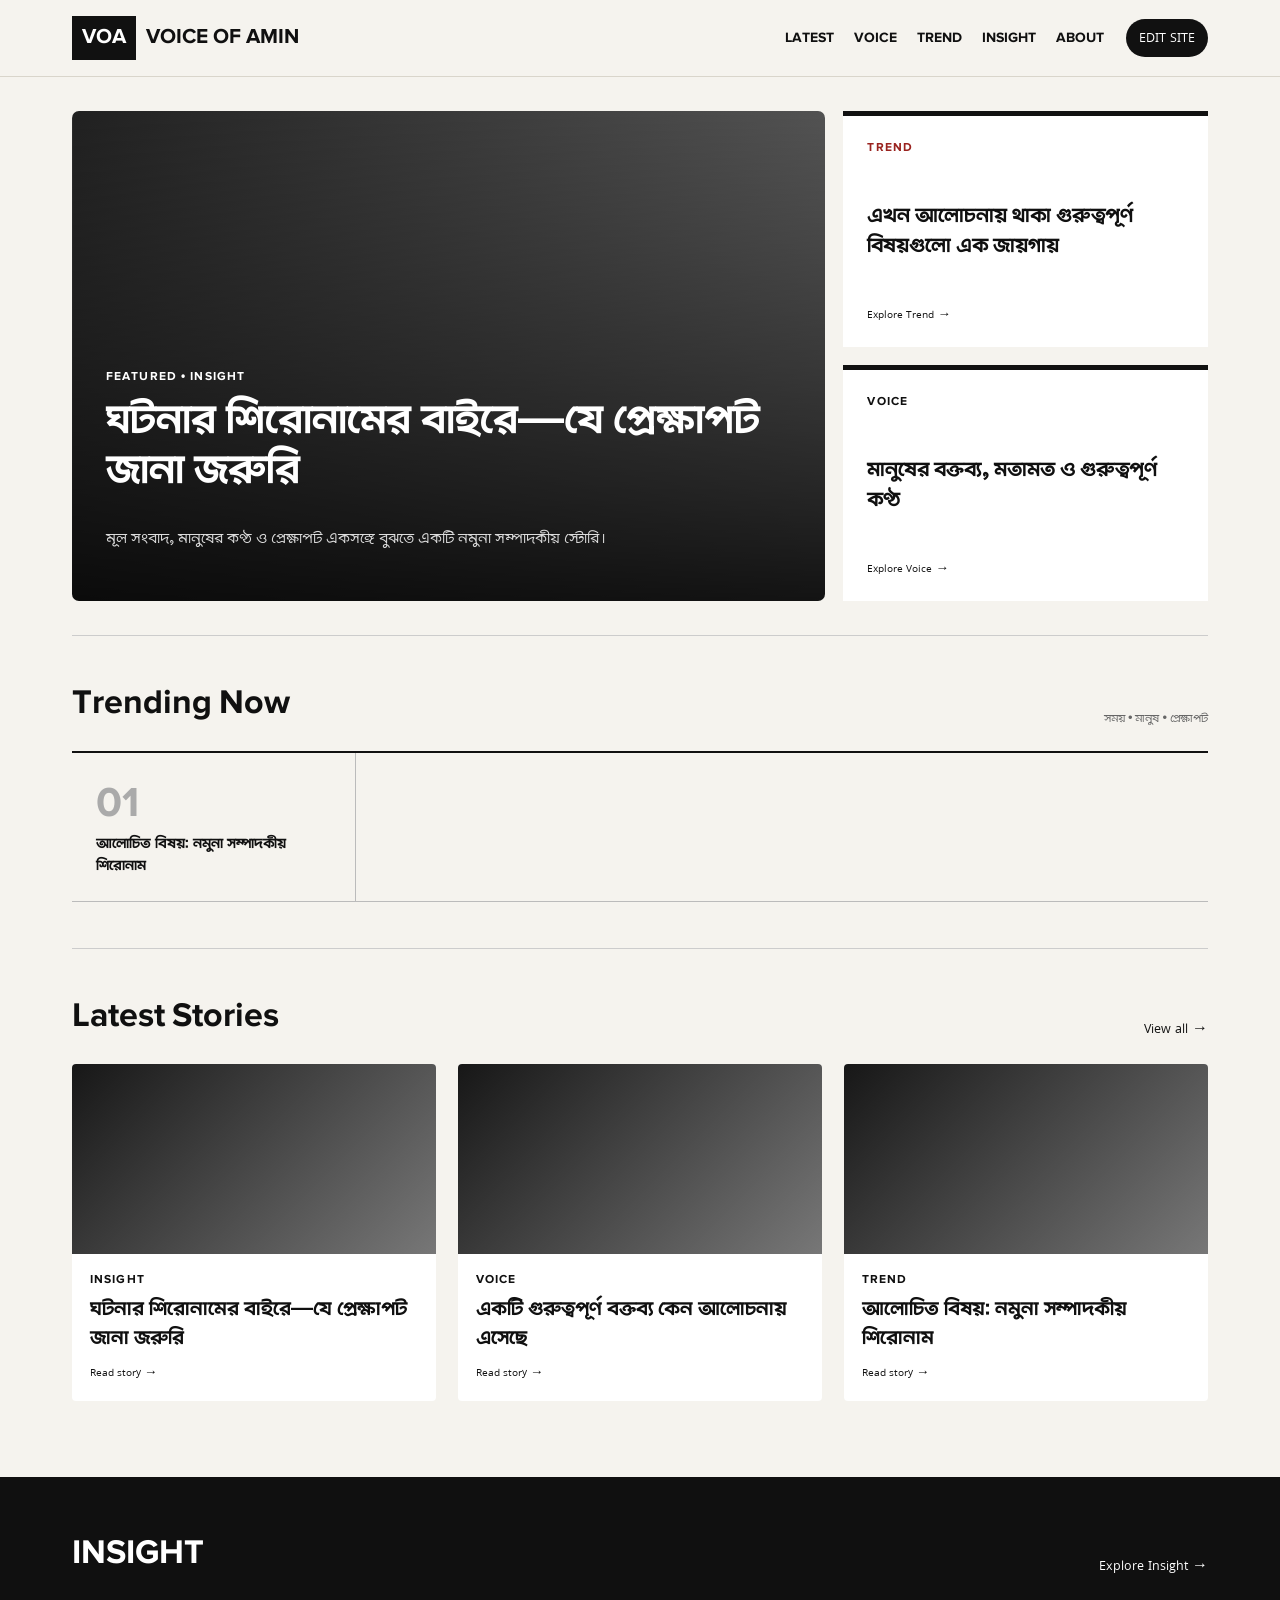
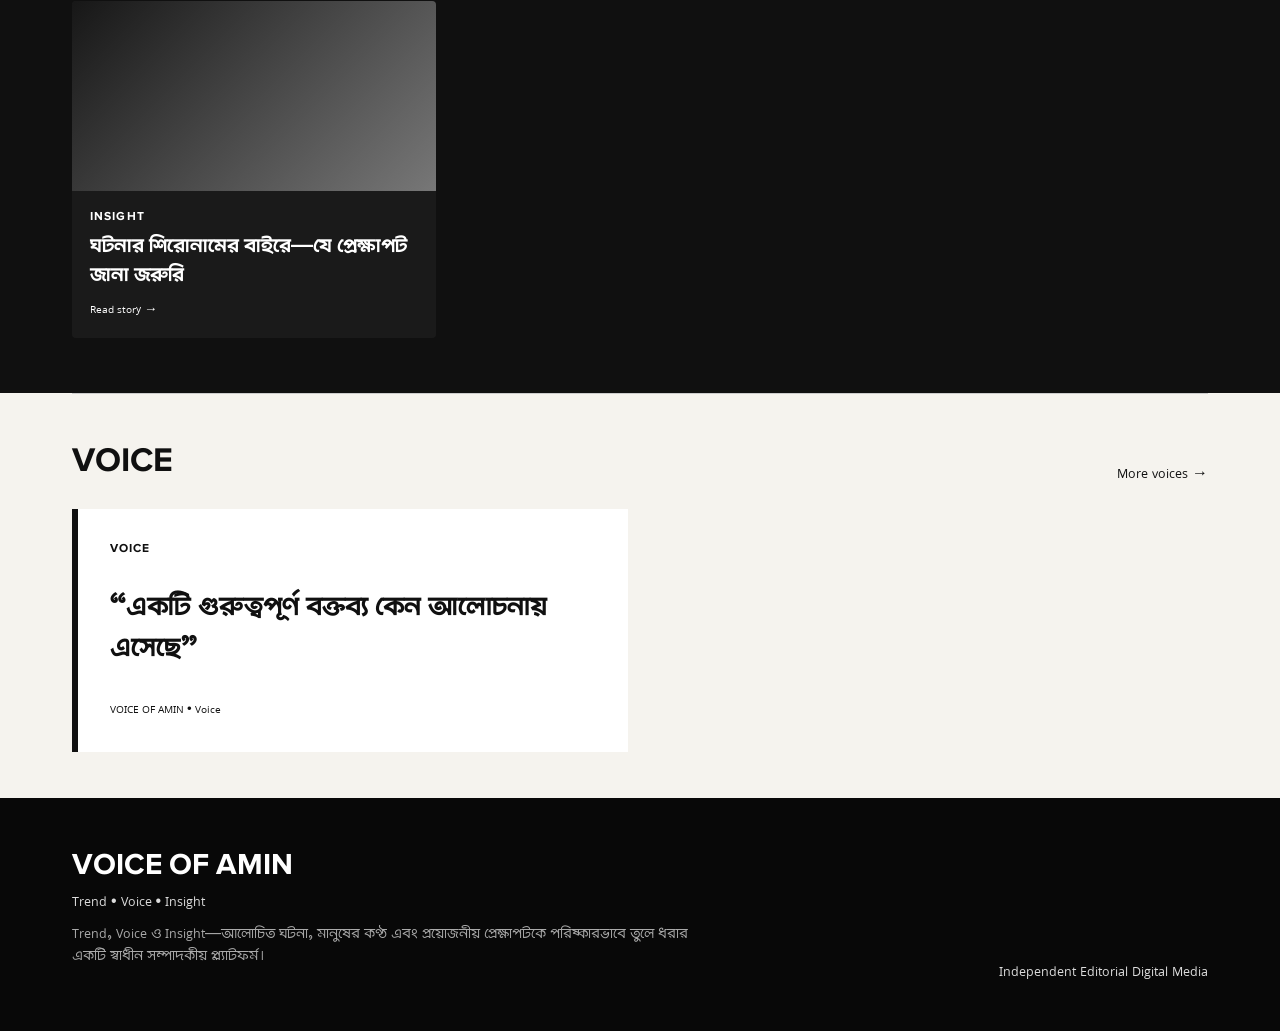
<file: voa_site_final_v2.html>
<!doctype html>
<html lang="bn"><head><meta charset="utf-8"><meta name="viewport" content="width=device-width,initial-scale=1"><title>VOICE OF AMIN — Trend • Voice • Insight</title>
<style>
@font-face{font-family:'UNBangla';src:url([data-uri]) format('truetype');font-weight:400;font-style:normal;font-display:swap}
@font-face{font-family:'UNBangla';src:url([data-uri]) format('truetype');font-weight:700;font-style:normal;font-display:swap}
:root{--accent:#9a231f;--paper:#f5f3ee;--ink:#101010}*{box-sizing:border-box}body{margin:0;font-family:'UNBangla',sans-serif;background:var(--paper);color:var(--ink)}a{text-decoration:none;color:inherit}h1,h2,h3,.brand,.tag,.num,.card h3,.quote h3{font-family:'UNBangla',sans-serif;font-weight:700}.wrap{max-width:1180px;margin:auto;padding:0 22px}header{position:sticky;top:0;z-index:20;background:rgba(245,243,238,.96);backdrop-filter:blur(12px);border-bottom:1px solid #d9d5cb}.nav{min-height:76px;display:flex;align-items:center;gap:22px}.brand{display:flex;align-items:center;gap:10px;font-weight:700;font-size:21px}.brand img{width:46px;height:46px;object-fit:contain;display:none}.brandMark{background:#111;color:#fff;padding:8px 10px}.links{display:flex;gap:20px;margin-left:auto;font-size:14px;font-weight:600}.adminBtn{border:0;padding:8px 13px;border-radius:999px;cursor:pointer;background:#111;color:#fff;font:inherit}.tag{font-size:12px;font-weight:700;letter-spacing:1.1px;text-transform:uppercase}.accent{color:var(--accent)}.hero{display:grid;grid-template-columns:1.55fr .75fr;gap:18px;padding:34px 0}.lead{min-height:490px;background:linear-gradient(0deg,rgba(0,0,0,.84),rgba(0,0,0,.04)),var(--hero,linear-gradient(135deg,#222,#777));background-position:center;background-size:cover;border-radius:7px;color:#fff;padding:34px;display:flex;flex-direction:column;justify-content:flex-end}.lead h1{font-size:46px;line-height:1.1;margin:12px 0;max-width:800px}.lead p{max-width:680px;color:#ddd;font-size:17px}.side{display:grid;gap:18px}.mini{background:#fff;padding:24px;border-top:5px solid #111;display:flex;flex-direction:column;justify-content:space-between}.mini h3{font-size:23px;margin:20px 0}.section{padding:46px 0;border-top:1px solid #ccc}.title{display:flex;justify-content:space-between;align-items:end;margin-bottom:24px}.title h2{font-size:34px;margin:0}.title span{font-size:13px;color:#666}.grid{display:grid;grid-template-columns:repeat(3,1fr);gap:22px}.card{background:#fff;overflow:hidden;border-radius:4px}.ph{height:190px;background:linear-gradient(135deg,#171717,#777) center/cover}.card .txt{padding:18px}.card h3{font-size:22px;line-height:1.3;margin:8px 0}.trend{display:grid;grid-template-columns:repeat(4,1fr);border-top:2px solid #111;border-bottom:1px solid #bbb}.trend a{padding:24px;border-right:1px solid #bbb}.num{font-size:42px;font-weight:700;color:#aaa}.dark{background:#101010;color:#fff;margin-top:30px;padding:55px 0}.dark .card{background:#1a1a1a}.voice{display:grid;grid-template-columns:1fr 1fr;gap:24px}.quote{background:#fff;padding:32px;border-left:6px solid #111}.quote h3{font-size:30px;line-height:1.35}.article{max-width:820px;margin:50px auto}.article h1{font-size:48px;line-height:1.15}.article .meta{color:#666;border-bottom:1px solid #ccc;padding-bottom:20px}.article img{width:100%;max-height:520px;object-fit:cover;margin:26px 0}.article p{font-size:19px;line-height:1.85}.sourceBtn{display:inline-block;background:#111;color:#fff;padding:10px 15px;border-radius:6px;margin:10px 0 20px}.back{display:inline-block;margin-top:24px;font-weight:600}.hide{display:none}footer{background:#080808;color:#ddd;padding:48px 0}.foot{display:flex;justify-content:space-between;gap:30px;align-items:end}.foot h2{color:#fff;font-size:30px;margin:0 0 5px}.aboutText{max-width:620px;color:#aaa;margin-top:10px}.socials{display:flex;gap:10px;flex-wrap:wrap;margin-top:16px}.socialLink{display:inline-flex;align-items:center;gap:8px;border:1px solid #333;padding:9px 12px;border-radius:999px;color:#fff;font-size:14px}.socialLink svg{width:18px;height:18px;fill:currentColor}.aboutHero{padding:64px 0 28px}.aboutHero h1{font-size:48px;margin:0 0 14px}.aboutGrid{display:grid;grid-template-columns:1.2fr .8fr;gap:28px;padding-bottom:64px}.aboutCard{background:#fff;padding:28px;border-top:5px solid #111}.aboutCard h3{margin-top:0;font-size:26px}.founder{font-size:22px;font-weight:700;margin-top:10px}.contactBox{background:#111;color:#fff;padding:28px}.contactBox p{color:#bbb}
#admin{position:fixed;inset:0;z-index:50;background:rgba(0,0,0,.72);display:none;overflow:auto;padding:24px}.panel{max-width:980px;margin:auto;background:#fff;border-radius:12px;padding:26px}.panelTop{display:flex;justify-content:space-between;align-items:center}.panel h2{margin:0}.close{border:0;background:#eee;border-radius:50%;width:38px;height:38px;font-size:22px;cursor:pointer}.tabs{display:flex;gap:8px;flex-wrap:wrap;margin:20px 0}.tabs button{font:inherit;border:1px solid #ccc;background:#fff;padding:9px 13px;border-radius:7px;cursor:pointer}.tabs button.active{background:#111;color:#fff}.editorTab{display:none}.editorTab.active{display:block}.formgrid{display:grid;grid-template-columns:1fr 1fr;gap:14px}.field{display:flex;flex-direction:column;gap:6px}.field.full{grid-column:1/-1}.field input,.field select,.field textarea{font:inherit;padding:11px;border:1px solid #ccc;border-radius:7px}.field textarea{min-height:145px;resize:vertical}.previewBox{border:1px dashed #bbb;border-radius:8px;padding:12px;min-height:70px}.previewBox img{max-height:100px;max-width:240px;object-fit:contain}.actions{display:flex;gap:10px;flex-wrap:wrap;margin-top:18px}.actions button,.fileBtn{font:inherit;font-weight:600;border:0;padding:11px 16px;border-radius:7px;cursor:pointer}.primary{background:#111;color:#fff}.muted{background:#eee}.danger{background:#8b1d1d;color:#fff}.storylist{margin-top:26px;border-top:1px solid #ddd}.storyrow{display:flex;gap:12px;justify-content:space-between;align-items:center;padding:14px 0;border-bottom:1px solid #eee}.storyrow b{display:block}.storyrow small{color:#666}.storyrow button{font:inherit;border:1px solid #ccc;background:#fff;padding:7px 10px;border-radius:6px;cursor:pointer}.note{background:#f3f0e9;padding:12px;border-radius:7px;font-size:14px;margin-bottom:16px}.help{background:#111;color:#fff;padding:18px;border-radius:9px;line-height:1.7}.help b{color:#ffd8a8}
@media(max-width:760px){.links{gap:8px;font-size:11px;flex-wrap:wrap;justify-content:flex-end}.nav{gap:8px}.brand{font-size:14px}.brandText{display:none}.adminBtn{font-size:11px}.hero{grid-template-columns:1fr}.lead{min-height:420px;padding:22px}.lead h1,.article h1{font-size:34px}.grid,.trend,.voice,.formgrid{grid-template-columns:1fr}.field.full{grid-column:auto}.trend a{border-right:0;border-bottom:1px solid #bbb}.title h2{font-size:28px}.foot{display:block}.aboutGrid{grid-template-columns:1fr}.aboutHero h1{font-size:36px}}
</style></head><body>
<header><div class="wrap nav"><a href="#home" class="brand" onclick="show('home')"><img id="siteLogo" alt="VOA logo"><span id="brandMark" class="brandMark">VOA</span><span id="brandName" class="brandText">VOICE OF AMIN</span></a><nav class="links"><a href="#latest" onclick="show('latest')">LATEST</a><a href="#voice" onclick="show('voice')">VOICE</a><a href="#trend" onclick="show('trend')">TREND</a><a href="#insight" onclick="show('insight')">INSIGHT</a><a href="#about" onclick="show('about')">ABOUT</a></nav><button class="adminBtn" onclick="openAdmin()">EDIT SITE</button></div></header>
<main id="home" class="page"><div class="wrap"><section class="hero"><a href="#" id="heroLink" class="lead"><div class="tag" id="heroTag"></div><h1 id="heroTitle"></h1><p id="heroSummary"></p></a><div class="side"><a class="mini" href="#trend" onclick="show('trend')"><div class="tag accent">Trend</div><h3 id="trendIntro">এখন আলোচনায় থাকা গুরুত্বপূর্ণ বিষয়গুলো এক জায়গায়</h3><small>Explore Trend →</small></a><a class="mini" href="#voice" onclick="show('voice')"><div class="tag">Voice</div><h3 id="voiceIntro">মানুষের বক্তব্য, মতামত ও গুরুত্বপূর্ণ কণ্ঠ</h3><small>Explore Voice →</small></a></div></section><section class="section"><div class="title"><h2>Trending Now</h2><span>সময় • মানুষ • প্রেক্ষাপট</span></div><div class="trend" id="trending"></div></section><section class="section"><div class="title"><h2>Latest Stories</h2><a href="#latest" onclick="show('latest')">View all →</a></div><div class="grid" id="homeLatest"></div></section></div><section class="dark"><div class="wrap"><div class="title"><h2>INSIGHT</h2><a href="#insight" onclick="show('insight')">Explore Insight →</a></div><div class="grid" id="homeInsight"></div></div></section><div class="wrap"><section class="section"><div class="title"><h2>VOICE</h2><a href="#voice" onclick="show('voice')">More voices →</a></div><div class="voice" id="homeVoice"></div></section></div></main>
<div id="about" class="page hide"><div class="wrap"><section class="aboutHero"><div class="tag accent">ABOUT</div><h1 id="aboutTitle">VOICE OF AMIN</h1><p id="aboutLead" style="max-width:760px;font-size:20px;line-height:1.7"></p></section><section class="aboutGrid"><div class="aboutCard"><div class="tag">Founder & Creator</div><div class="founder" id="founderName"></div><p id="aboutFull" style="font-size:18px;line-height:1.8"></p></div><div class="contactBox"><div class="tag">CONNECT</div><h3 style="font-size:28px">যোগাযোগ ও সামাজিক মাধ্যম</h3><p>নিচের লিংকগুলো Site Editor থেকে যেকোনো সময় পরিবর্তন করতে পারবে।</p><div class="socials" id="aboutSocials"></div></div></section></div></div><div id="trend" class="page hide"><div class="wrap section"><div class="title"><h2>TREND</h2><span>সময়কে বুঝতে আলোচিত বিষয়</span></div><div class="grid" id="trendgrid"></div></div></div><div id="voice" class="page hide"><div class="wrap section"><div class="title"><h2>VOICE</h2><span>মানুষের কথা ও গুরুত্বপূর্ণ কণ্ঠ</span></div><div class="grid" id="voicegrid"></div></div></div><div id="insight" class="page hide"><section class="dark" style="margin-top:0;min-height:70vh"><div class="wrap"><div class="title"><h2>INSIGHT</h2><span>Context • Explainer • Meaning</span></div><div class="grid" id="insightgrid"></div></div></section></div><div id="latest" class="page hide"><div class="wrap section"><div class="title"><h2>LATEST</h2><span>সর্বশেষ প্রকাশিত গল্প</span></div><div class="grid" id="latestgrid"></div></div></div><div id="article" class="page hide"><article class="article wrap" id="articleBody"></article></div>
<footer><div class="wrap foot"><div><h2 id="footerName">VOICE OF AMIN</h2><div id="footerTagline">Trend • Voice • Insight</div><div class="aboutText" id="footerAbout"></div><div class="socials" id="footerSocials"></div></div><div id="footerLabel">Independent Editorial Digital Media</div></div></footer>
<div id="admin"><div class="panel"><div class="panelTop"><div><h2>VOA Site Editor</h2><small>কোডিং ছাড়াই সাইট পরিচালনা করো</small></div><button class="close" onclick="closeAdmin()">×</button></div><div class="tabs"><button class="active" onclick="tab('story',this)">News / Article</button><button onclick="tab('brand',this)">Logo & Brand</button><button onclick="tab('help',this)">কীভাবে ব্যবহার করবে</button></div>
<div id="tab-story" class="editorTab active"><div class="note">নিউজ যোগ/এডিট, ছবি, Facebook/source link, category ও Featured—সব এখান থেকে বদলাতে পারবে।</div><input type="hidden" id="editId"><input type="hidden" id="imageData"><div class="formgrid"><label class="field"><span>শিরোনাম</span><input id="fTitle" placeholder="নিউজের শিরোনাম"></label><label class="field"><span>Category</span><select id="fCat"><option>Voice</option><option>Trend</option><option>Insight</option></select></label><label class="field full"><span>ছোট Summary</span><textarea id="fSummary" style="min-height:80px" placeholder="কার্ড/হোমপেজে দেখাবে"></textarea></label><label class="field full"><span>পূর্ণ Article</span><textarea id="fBody" placeholder="পুরো সংবাদ বা লেখা"></textarea></label><label class="field"><span>লেখক / Source line</span><input id="fMeta" placeholder="VOICE OF AMIN"></label><label class="field"><span>তারিখ/সময়</span><input id="fDate" placeholder="২৩ অক্টোবর ২০২৬"></label><label class="field full"><span>Facebook / Original Source Link (ঐচ্ছিক)</span><input id="fSource" placeholder="https://www.facebook.com/..."></label><label class="field"><span>Featured?</span><select id="fFeatured"><option value="false">না</option><option value="true">হ্যাঁ</option></select></label><label class="field"><span>News Image</span><input type="file" id="fImageFile" accept="image/*" onchange="pickStoryImage(event)"></label><div class="field full"><span>বর্তমান ছবির preview</span><div class="previewBox" id="imagePreview">কোনো ছবি নেই</div></div></div><div class="actions"><button class="primary" onclick="saveStory()">Save / Publish</button><button class="muted" onclick="clearForm()">New / Clear</button></div><div class="storylist" id="storyList"></div></div>
<div id="tab-brand" class="editorTab"><div class="note">নিজের PNG/JPG logo নির্বাচন করলে উপরের VOA placeholder বদলে তোমার logo দেখাবে।</div><input type="hidden" id="logoData"><div class="formgrid"><label class="field"><span>Brand Name</span><input id="sName"></label><label class="field"><span>Tagline</span><input id="sTagline"></label><label class="field full"><span>About / Footer description</span><textarea id="sAbout" style="min-height:90px"></textarea></label><label class="field"><span>Founder / Creator name</span><input id="sFounder" placeholder="Md. Aminul Islam"></label><label class="field"><span>Facebook Page Link</span><input id="sFacebook" placeholder="https://www.facebook.com/..."></label><label class="field"><span>WhatsApp Number</span><input id="sWhatsapp" placeholder="8801XXXXXXXXX"></label><label class="field"><span>About page heading</span><input id="sAboutTitle" placeholder="VOICE OF AMIN"></label><label class="field full"><span>About page full description</span><textarea id="sAboutFull" style="min-height:110px"></textarea></label><label class="field"><span>Footer label</span><input id="sFooterLabel"></label><label class="field"><span>Accent color</span><input id="sAccent" type="color"></label><label class="field"><span>Trend intro</span><input id="sTrendIntro"></label><label class="field"><span>Voice intro</span><input id="sVoiceIntro"></label><label class="field full"><span>নিজের Logo upload</span><input type="file" accept="image/png,image/jpeg,image/webp" onchange="pickLogo(event)"><div class="previewBox" id="logoPreview">বর্তমান logo preview</div></label></div><div class="actions"><button class="primary" onclick="saveSettings()">Save Brand Settings</button><button class="muted" onclick="removeLogo()">Remove Uploaded Logo</button><button class="muted" onclick="exportAll()">Backup Everything</button><label class="fileBtn muted">Restore Backup<input type="file" accept="application/json" onchange="importAll(event)" hidden></label><button class="danger" onclick="resetAll()">Reset Demo</button></div></div>
<div id="tab-help" class="editorTab"><div class="help"><b>নতুন Facebook পোস্ট website-এ দিতে:</b><br>১) News / Article tab → New / Clear।<br>২) Category-তে Voice/Trend/Insight বেছে নাও। Latest আলাদা category নয়—সব নতুন story স্বয়ংক্রিয়ভাবে Latest-এ দেখাবে।<br>৩) Headline, Summary ও Full Article লিখো।<br>৪) News Image থেকে ফোনের Gallery-এর ছবি নির্বাচন করো।<br>৫) Facebook / Original Source Link ঘরে Facebook পোস্টের link paste করো।<br>৬) দরকার হলে Featured = হ্যাঁ।<br>৭) Save / Publish চাপো।<br><br><b>Logo বদলাতে:</b> Logo & Brand → নিজের Logo upload → Save Brand Settings।<br><br><b>Facebook/WhatsApp যোগ করতে:</b> Logo & Brand → Facebook Page Link ও WhatsApp Number → Save Brand Settings। About ও Footer-এ icon/link দেখা যাবে।<br><br><b>গুরুত্বপূর্ণ:</b> এই ফাইলটি offline/local editor। এখানে পরিবর্তন তোমার এই browser-এ থাকে। Public shareable article URL এবং সব device-এ একই data পেতে পরে hosting/database লাগবে। Backup Everything ব্যবহার করলে তোমার লেখা ও settings JSON file হিসেবে রাখা যাবে।</div></div>
</div></div>
<script>
const defaults=[{id:'s1',title:'ঘটনার শিরোনামের বাইরে—যে প্রেক্ষাপট জানা জরুরি',cat:'Insight',summary:'মূল সংবাদ, মানুষের কণ্ঠ ও প্রেক্ষাপট একসঙ্গে বুঝতে একটি নমুনা সম্পাদকীয় স্টোরি।',body:'এটি পূর্ণ Article Page-এর নমুনা। এখানে সংবাদ বা ঘটনার মূল তথ্য সহজভাবে লেখা হবে।\n\nএরপর প্রয়োজনীয় প্রেক্ষাপট, গুরুত্বপূর্ণ বক্তব্য এবং পাঠকের জানা দরকার এমন তথ্য ধারাবাহিকভাবে থাকবে।',image:'',meta:'VOICE OF AMIN • Insight',date:'',source:'',featured:true},{id:'s2',title:'একটি গুরুত্বপূর্ণ বক্তব্য কেন আলোচনায় এসেছে',cat:'Voice',summary:'বক্তব্যের সঙ্গে পরিচয়, সময় ও প্রেক্ষাপট—সবকিছু একসঙ্গে।',body:'এই পেজে ব্যক্তির বক্তব্য, পরিচয়, বক্তব্যের প্রেক্ষাপট এবং সংশ্লিষ্ট তথ্য দেখানো হবে।',image:'',meta:'VOICE OF AMIN • Voice',date:'',source:'',featured:false},{id:'s3',title:'আলোচিত বিষয়: নমুনা সম্পাদকীয় শিরোনাম',cat:'Trend',summary:'এখন আলোচনায় থাকা গুরুত্বপূর্ণ একটি বিষয়।',body:'Editor থেকে এটি বদলে তোমার নিজের সংবাদ প্রকাশ করতে পারো।',image:'',meta:'VOICE OF AMIN • Trend',date:'',source:'',featured:false}];
const defaultSettings={name:'VOICE OF AMIN',tagline:'Trend • Voice • Insight',about:'Trend, Voice ও Insight—আলোচিত ঘটনা, মানুষের কণ্ঠ এবং প্রয়োজনীয় প্রেক্ষাপটকে পরিষ্কারভাবে তুলে ধরার একটি স্বাধীন সম্পাদকীয় প্ল্যাটফর্ম।',footerLabel:'Independent Editorial Digital Media',accent:'#9a231f',trendIntro:'এখন আলোচনায় থাকা গুরুত্বপূর্ণ বিষয়গুলো এক জায়গায়',voiceIntro:'মানুষের বক্তব্য, মতামত ও গুরুত্বপূর্ণ কণ্ঠ',logo:'',founder:'Md. Aminul Islam',facebook:'',whatsapp:'',aboutTitle:'VOICE OF AMIN',aboutFull:'VOICE OF AMIN একটি স্বাধীন বাংলা সম্পাদকীয় ডিজিটাল মিডিয়া প্ল্যাটফর্ম। এখানে সর্বশেষ প্রকাশনা, আলোচিত Trend, মানুষের Voice এবং ঘটনার প্রেক্ষাপটভিত্তিক Insight একসঙ্গে তুলে ধরা হয়।'};
let stories=JSON.parse(localStorage.getItem('voaStoriesFinal')||'null')||JSON.parse(JSON.stringify(defaults));let settings=JSON.parse(localStorage.getItem('voaSettingsFinal')||'null')||{...defaultSettings};const esc=s=>(s||'').replace(/[&<>"']/g,m=>({'&':'&amp;','<':'&lt;','>':'&gt;','"':'&quot;',"'":'&#39;'}[m]));function persist(){try{localStorage.setItem('voaStoriesFinal',JSON.stringify(stories));localStorage.setItem('voaSettingsFinal',JSON.stringify(settings));return true}catch(e){alert('ছবির ফাইল খুব বড় হওয়ায় browser storage পূর্ণ হয়ে গেছে। ছোট/কমপ্রেস করা ছবি ব্যবহার করো।');return false}}
const pages=[...document.querySelectorAll('.page')];function show(id){pages.forEach(p=>p.classList.add('hide'));(document.getElementById(id)||document.getElementById('home')).classList.remove('hide');scrollTo(0,0)}function openStory(id){const s=stories.find(x=>x.id===id);if(!s)return;articleBody.innerHTML=`<div class="tag">${esc(s.cat)}</div><h1>${esc(s.title)}</h1><div class="meta">${esc(s.meta||settings.name)}${s.date?' • '+esc(s.date):''}</div>${s.image?`<img src="${s.image}" alt="">`:''}${esc(s.body).split(/\n+/).filter(Boolean).map(p=>`<p>${p}</p>`).join('')}${s.source?`<a class="sourceBtn" href="${esc(s.source)}" target="_blank" rel="noopener">Original / Facebook Post ↗</a>`:''}<br><a class="back" href="#home" onclick="show('home')">← Home</a>`;show('article');location.hash='article'}function card(s){return `<a class="card" href="#article" onclick="openStory('${s.id}')"><div class="ph" ${s.image?`style="background-image:url('${s.image}')"`:''}></div><div class="txt"><div class="tag">${esc(s.cat)}</div><h3>${esc(s.title)}</h3><small>${esc(s.date||'Read story →')}</small></div></a>`}
function safeUrl(u){u=(u||'').trim();return /^https?:\/\//i.test(u)?u:''}function socialHTML(){let x='';const fb=safeUrl(settings.facebook);const wa=(settings.whatsapp||'').replace(/\D/g,'');if(fb)x+=`<a class="socialLink" href="${esc(fb)}" target="_blank" rel="noopener" aria-label="Facebook"><svg viewBox="0 0 24 24"><path d="M22 12a10 10 0 1 0-11.56 9.88v-6.99H7.9V12h2.54V9.8c0-2.5 1.49-3.89 3.77-3.89 1.09 0 2.23.2 2.23.2v2.45h-1.26c-1.24 0-1.63.77-1.63 1.56V12h2.77l-.44 2.89h-2.33v6.99A10 10 0 0 0 22 12"/></svg>Facebook</a>`;if(wa)x+=`<a class="socialLink" href="https://wa.me/${wa}" target="_blank" rel="noopener" aria-label="WhatsApp"><svg viewBox="0 0 24 24"><path d="M20.52 3.48A11.86 11.86 0 0 0 12.08 0C5.52 0 .18 5.34.18 11.9c0 2.1.55 4.15 1.6 5.95L.08 24l6.3-1.65a11.9 11.9 0 0 0 5.7 1.45h.01C18.65 23.8 24 18.46 24 11.9c0-3.18-1.24-6.17-3.48-8.42Zm-8.44 18.31h-.01a9.88 9.88 0 0 1-5.04-1.38l-.36-.21-3.74.98 1-3.64-.24-.37a9.87 9.87 0 1 1 8.39 4.62Zm5.42-7.4c-.3-.15-1.76-.87-2.03-.97-.27-.1-.47-.15-.67.15-.2.3-.77.97-.94 1.17-.17.2-.35.22-.64.07-.3-.15-1.25-.46-2.38-1.47a8.9 8.9 0 0 1-1.65-2.05c-.17-.3-.02-.46.13-.61.13-.13.3-.35.44-.52.15-.18.2-.3.3-.5.1-.2.05-.37-.02-.52-.08-.15-.67-1.61-.92-2.21-.24-.58-.49-.5-.67-.51h-.57c-.2 0-.52.07-.79.37-.27.3-1.04 1.02-1.04 2.48 0 1.46 1.07 2.88 1.21 3.08.15.2 2.1 3.2 5.08 4.49.71.3 1.26.49 1.7.63.71.23 1.36.2 1.87.12.57-.09 1.76-.72 2.01-1.41.25-.7.25-1.3.17-1.42-.07-.12-.27-.2-.57-.35Z"/></svg>WhatsApp</a>`;return x}function renderSocials(){const h=socialHTML();footerSocials.innerHTML=h;aboutSocials.innerHTML=h||'<span style="color:#888">Editor থেকে Facebook বা WhatsApp যোগ করো</span>'}
function renderSettings(){document.documentElement.style.setProperty('--accent',settings.accent||'#9a231f');brandName.textContent=settings.name;footerName.textContent=settings.name;footerTagline.textContent=settings.tagline;footerAbout.textContent=settings.about;footerLabel.textContent=settings.footerLabel;trendIntro.textContent=settings.trendIntro;voiceIntro.textContent=settings.voiceIntro;aboutTitle.textContent=settings.aboutTitle||settings.name;aboutLead.textContent=settings.about;founderName.textContent=settings.founder||'';aboutFull.textContent=settings.aboutFull||settings.about;renderSocials();if(settings.logo){siteLogo.src=settings.logo;siteLogo.style.display='block';brandMark.style.display='none'}else{siteLogo.style.display='none';brandMark.style.display='inline-block'}document.title=settings.name+' — '+settings.tagline}
function render(){renderSettings();if(!stories.length)stories=JSON.parse(JSON.stringify(defaults));let f=stories.find(s=>s.featured)||stories[0];heroTag.textContent=`Featured • ${f.cat}`;heroTitle.textContent=f.title;heroSummary.textContent=f.summary;heroLink.onclick=e=>{e.preventDefault();openStory(f.id)};heroLink.style.setProperty('--hero',f.image?`url('${f.image}')`:'linear-gradient(135deg,#222,#777)');trending.innerHTML=stories.filter(s=>s.cat==='Trend').slice(0,4).map((s,i)=>`<a href="#article" onclick="openStory('${s.id}')"><div class="num">${String(i+1).padStart(2,'0')}</div><b>${esc(s.title)}</b></a>`).join('');homeLatest.innerHTML=stories.slice(0,3).map(card).join('');homeInsight.innerHTML=stories.filter(s=>s.cat==='Insight').slice(0,3).map(card).join('')||stories.slice(0,3).map(card).join('');homeVoice.innerHTML=stories.filter(s=>s.cat==='Voice').slice(0,2).map(s=>`<a class="quote" href="#article" onclick="openStory('${s.id}')"><div class="tag">Voice</div><h3>“${esc(s.title)}”</h3><small>${esc(s.meta||'')}</small></a>`).join('')||`<div class="quote"><h3>Editor থেকে Voice story যোগ করো</h3></div>`;trendgrid.innerHTML=stories.filter(s=>s.cat==='Trend').map(card).join('');voicegrid.innerHTML=stories.filter(s=>s.cat==='Voice').map(card).join('');insightgrid.innerHTML=stories.filter(s=>s.cat==='Insight').map(card).join('');latestgrid.innerHTML=stories.map(card).join('');renderAdmin()}
function openAdmin(){admin.style.display='block';loadSettingsForm();renderAdmin()}function closeAdmin(){admin.style.display='none'}function tab(n,b){document.querySelectorAll('.editorTab').forEach(x=>x.classList.remove('active'));document.querySelectorAll('.tabs button').forEach(x=>x.classList.remove('active'));document.getElementById('tab-'+n).classList.add('active');b.classList.add('active')}
function clearForm(){editId.value='';fTitle.value='';fCat.value='Trend';fSummary.value='';fBody.value='';fMeta.value=settings.name;fDate.value='';fSource.value='';fFeatured.value='false';imageData.value='';fImageFile.value='';imagePreview.textContent='কোনো ছবি নেই'}function readImage(file,cb){if(!file)return;const r=new FileReader();r.onload=()=>cb(r.result);r.readAsDataURL(file)}function pickStoryImage(e){readImage(e.target.files[0],d=>{imageData.value=d;imagePreview.innerHTML=`<img src="${d}" alt="preview">`})}function saveStory(){if(!fTitle.value.trim()){alert('শিরোনাম লিখো');return}const obj={id:editId.value||('s'+Date.now()),title:fTitle.value.trim(),cat:fCat.value,summary:fSummary.value.trim(),body:fBody.value.trim(),image:imageData.value,meta:fMeta.value.trim()||settings.name,date:fDate.value.trim(),source:fSource.value.trim(),featured:fFeatured.value==='true'};if(obj.featured)stories.forEach(s=>s.featured=false);const i=stories.findIndex(s=>s.id===obj.id);if(i>=0)stories[i]=obj;else stories.unshift(obj);if(persist()){clearForm();render();alert('Save হয়েছে')}}function editStory(id){const s=stories.find(x=>x.id===id);if(!s)return;editId.value=s.id;fTitle.value=s.title;fCat.value=s.cat;fSummary.value=s.summary;fBody.value=s.body;fMeta.value=s.meta;fDate.value=s.date||'';fSource.value=s.source||'';fFeatured.value=String(!!s.featured);imageData.value=s.image||'';imagePreview.innerHTML=s.image?`<img src="${s.image}" alt="preview">`:'কোনো ছবি নেই';admin.scrollTo({top:0,behavior:'smooth'})}function deleteStory(id){if(confirm('এই story মুছে ফেলবে?')){stories=stories.filter(s=>s.id!==id);persist();render()}}function renderAdmin(){storyList.innerHTML='<h3>Published Stories</h3>'+stories.map(s=>`<div class="storyrow"><div><b>${esc(s.title)}</b><small>${esc(s.cat)}${s.featured?' • Featured':''}</small></div><div><button onclick="editStory('${s.id}')">Edit</button> <button onclick="deleteStory('${s.id}')">Delete</button></div></div>`).join('')}
function loadSettingsForm(){sName.value=settings.name;sTagline.value=settings.tagline;sAbout.value=settings.about;sFooterLabel.value=settings.footerLabel;sAccent.value=settings.accent;sTrendIntro.value=settings.trendIntro;sVoiceIntro.value=settings.voiceIntro;sFounder.value=settings.founder||'';sFacebook.value=settings.facebook||'';sWhatsapp.value=settings.whatsapp||'';sAboutTitle.value=settings.aboutTitle||settings.name;sAboutFull.value=settings.aboutFull||settings.about;logoData.value=settings.logo||'';logoPreview.innerHTML=settings.logo?`<img src="${settings.logo}" alt="logo">`:'VOA placeholder ব্যবহৃত হচ্ছে'}function pickLogo(e){readImage(e.target.files[0],d=>{logoData.value=d;logoPreview.innerHTML=`<img src="${d}" alt="logo">`})}function saveSettings(){settings={...settings,name:sName.value.trim()||'VOICE OF AMIN',tagline:sTagline.value.trim(),about:sAbout.value.trim(),footerLabel:sFooterLabel.value.trim(),accent:sAccent.value,trendIntro:sTrendIntro.value.trim(),voiceIntro:sVoiceIntro.value.trim(),founder:sFounder.value.trim(),facebook:sFacebook.value.trim(),whatsapp:sWhatsapp.value.trim(),aboutTitle:sAboutTitle.value.trim()||sName.value.trim()||'VOICE OF AMIN',aboutFull:sAboutFull.value.trim(),logo:logoData.value};if(persist()){render();alert('Brand settings save হয়েছে')}}function removeLogo(){logoData.value='';settings.logo='';persist();loadSettingsForm();render()}
function exportAll(){const data={version:1,stories,settings};const blob=new Blob([JSON.stringify(data,null,2)],{type:'application/json'}),a=document.createElement('a');a.href=URL.createObjectURL(blob);a.download='voice-of-amin-backup.json';a.click();setTimeout(()=>URL.revokeObjectURL(a.href),500)}function importAll(e){const file=e.target.files[0];if(!file)return;const r=new FileReader();r.onload=()=>{try{const d=JSON.parse(r.result);if(!Array.isArray(d.stories)||!d.settings)throw 0;stories=d.stories;settings=d.settings;if(persist()){render();loadSettingsForm();alert('Backup restore হয়েছে')}}catch{alert('সঠিক VOA backup file নয়')}};r.readAsText(file)}function resetAll(){if(confirm('সব local পরিবর্তন মুছে demo data ফিরিয়ে আনবে?')){stories=JSON.parse(JSON.stringify(defaults));settings={...defaultSettings};persist();render();loadSettingsForm();clearForm()}}
render();window.addEventListener('hashchange',()=>{const h=location.hash.slice(1);if(['home','latest','voice','trend','insight','about'].includes(h))show(h)});if(['latest','voice','trend','insight','about'].includes(location.hash.slice(1)))show(location.hash.slice(1));
</script></body></html>
</file>
